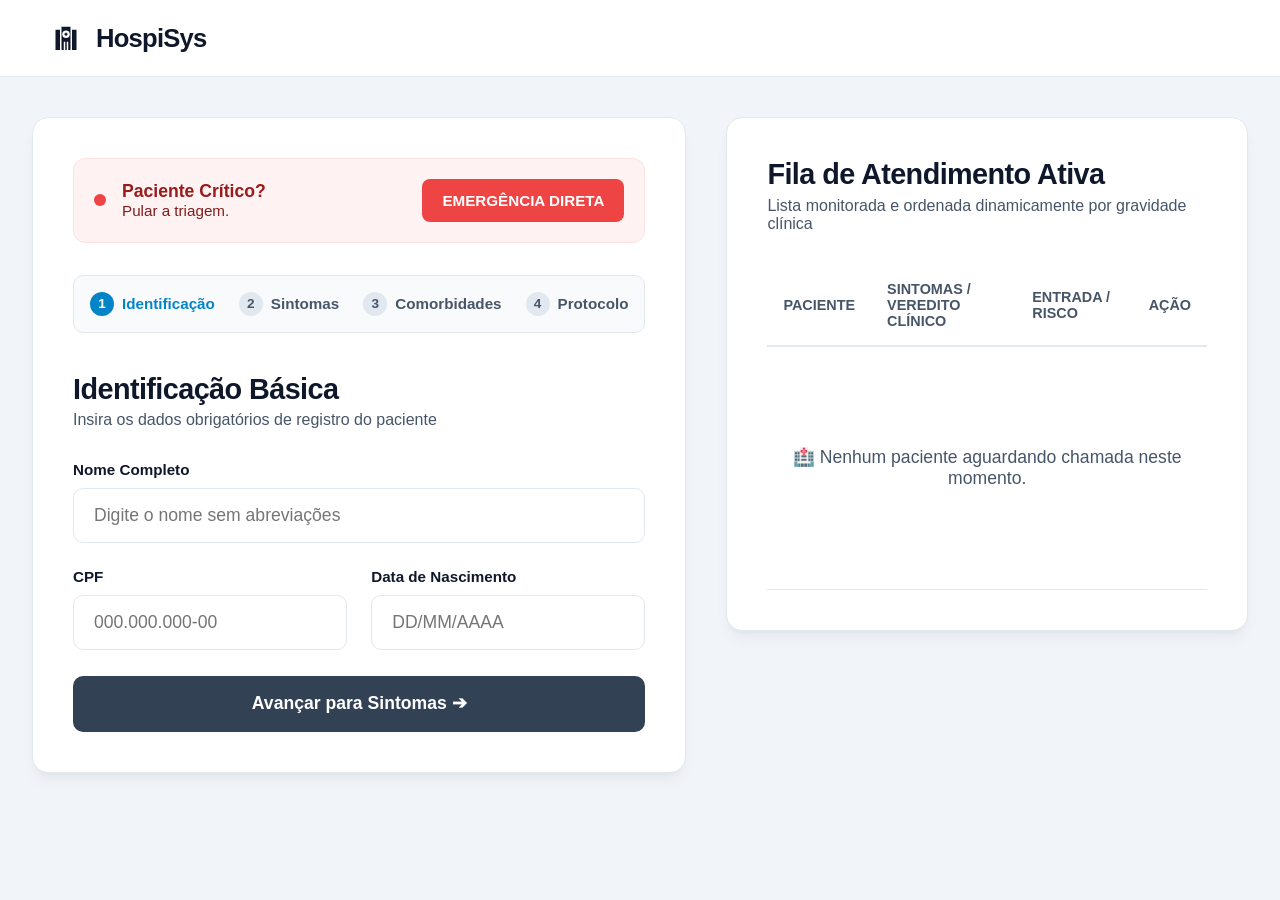
<file: index.html>
<!DOCTYPE html>
<html lang="pt-BR">
<head>
    <meta charset="UTF-8">
    <meta name="viewport" content="width=device-width, initial-scale=1.0">
    <title>HospiSys | Triagem Avançada</title>
    <link rel="stylesheet" href="style.css">
</head>
<body>

    <nav class="navbar">
        <div class="nav-container">
            <div class="logo-container">
                <svg class="logo-icon" viewBox="0 0 24 24" fill="none" xmlns="http://www.w3.org/2000/svg">
                    <path d="M5 6.5H8V20H5V6.5Z" fill="currentColor"/>
                    <path d="M9 4.5H15V20H9V4.5Z" fill="currentColor"/>
                    <path d="M16 6.5H19V20H16V6.5Z" fill="currentColor"/>
                    <path d="M10.5 20V14.5H11.5V20H10.5Z" fill="#fff"/>
                    <path d="M12.5 20V14.5H13.5V20H12.5Z" fill="#fff"/>
                    <circle cx="12" cy="9.5" r="2.5" fill="#fff"/>
                    <path d="M11.5 8.5H12.5V10.5H11.5V8.5Z" fill="currentColor"/>
                    <path d="M11 9H13V10H11V9Z" fill="currentColor"/>
                </svg>
                <span class="logo-texto">HospiSys</span>
            </div>

    </nav>

    <main class="app-layout">

        <section class="card">
            <div class="alerta-urgencia">
                <div class="urgencia-info">
                    <span class="piscando-vermelho"></span>
                    <div>
                        <strong>Paciente Crítico?</strong>
                        <p>Pular a triagem.</p>
                    </div>
                </div>
                <button type="button" class="btn-emergencia" onclick="acionarEmergenciaImediata()">EMERGÊNCIA DIRETA</button>
            </div>

            <div class="passos-indicador">
                <div class="passo ativo" id="ind-passo1"><span>1</span> Identificação</div>
                <div class="linha-passo"></div>
                <div class="passo" id="ind-passo2"><span>2</span> Sintomas</div>
                <div class="linha-passo"></div>
                <div class="passo" id="ind-passo3"><span>3</span> Comorbidades</div>
                <div class="linha-passo"></div>
                <div class="passo" id="ind-passo4"><span>4</span> Protocolo</div>
            </div>

            <form id="form-triagem">

                <div id="passo-1" class="conteudo-passo ativo">
                    <div class="card-header">
                        <h2>Identificação Básica</h2>
                        <p>Insira os dados obrigatórios de registro do paciente</p>
                    </div>

                    <div class="input-grupo">
                        <label for="nome">Nome Completo</label>
                        <input type="text" id="nome" placeholder="Digite o nome sem abreviações">
                    </div>

                    <div class="grid-duplo">
                        <div class="input-grupo">
                            <label for="cpf">CPF</label>
                            <input type="text" id="cpf" placeholder="000.000.000-00">
                        </div>
                        <div class="input-grupo">
                            <label for="data_nascimento_display">Data de Nascimento</label>
                            <input type="text" id="data_nascimento_display" placeholder="DD/MM/AAAA" maxlength="10" autocomplete="off">
                            <input type="hidden" id="data_nascimento">
                        </div>
                    </div>

                    <button type="button" class="btn-proximo" onclick="irParaPasso(2)">Avançar para Sintomas ➔</button>
                </div>

                <div id="passo-2" class="conteudo-passo">
                    <div class="card-header">
                        <h2>Mapeamento de Sintomas</h2>
                        <p>Selecione todos os sinais clínicos aparentes ou relatados</p>
                    </div>

                    <div class="input-grupo">
                        <div class="sintomas-grid">
                            <label class="chip-sintoma"><input type="checkbox" name="sintomas" value="Febre"><span>🌡️ Febre</span></label>
                            <label class="chip-sintoma"><input type="checkbox" name="sintomas" value="Calafrios"><span>🥶 Calafrios</span></label>
                            <label class="chip-sintoma"><input type="checkbox" name="sintomas" value="Fadiga Extrema"><span>🥱 Fadiga Extrema</span></label>
                            <label class="chip-sintoma"><input type="checkbox" name="sintomas" value="Dor de Cabeça"><span>🤯 Dor de Cabeça</span></label>
                            <label class="chip-sintoma"><input type="checkbox" name="sintomas" value="Tontura"><span>🌀 Tontura</span></label>
                            <label class="chip-sintoma"><input type="checkbox" name="sintomas" value="Desmaio"><span>😵 Desmaio</span></label>
                            <label class="chip-sintoma"><input type="checkbox" name="sintomas" value="Confusão Mental"><span>🧠 Confusão Mental</span></label>
                            <label class="chip-sintoma"><input type="checkbox" name="sintomas" value="Dor no Peito"><span>🫀 Dor no Peito</span></label>
                            <label class="chip-sintoma"><input type="checkbox" name="sintomas" value="Falta de Ar"><span>🫁 Falta de Ar</span></label>
                            <label class="chip-sintoma"><input type="checkbox" name="sintomas" value="Tosse Seca"><span>😮‍💨 Tosse Seca</span></label>
                            <label class="chip-sintoma"><input type="checkbox" name="sintomas" value="Tosse com Catarro"><span>🤧 Tosse com Catarro</span></label>
                            <label class="chip-sintoma"><input type="checkbox" name="sintomas" value="Náusea / Vômito"><span>🤢 Náusea / Vômito</span></label>
                            <label class="chip-sintoma"><input type="checkbox" name="sintomas" value="Dor Abdominal"><span>🫃 Dor Abdominal</span></label>
                            <label class="chip-sintoma"><input type="checkbox" name="sintomas" value="Diarreia"><span>🚽 Diarreia</span></label>
                            <label class="chip-sintoma"><input type="checkbox" name="sintomas" value="Coriza"><span>💧 Coriza</span></label>
                            <label class="chip-sintoma"><input type="checkbox" name="sintomas" value="Dor de Garganta"><span>🗣️ Dor de Garganta</span></label>
                            <label class="chip-sintoma"><input type="checkbox" name="sintomas" value="Perda de Olfato/Paladar"><span>👃 Perda de Olfato/Paladar</span></label>
                            <label class="chip-sintoma"><input type="checkbox" name="sintomas" value="Dor nas Articulações"><span>🦴 Dor nas Articulações</span></label>
                            <label class="chip-sintoma"><input type="checkbox" name="sintomas" value="Dor Muscular"><span>💪 Dor Muscular</span></label>
                            <label class="chip-sintoma"><input type="checkbox" name="sintomas" value="Inchaço / Edema"><span>🦶 Inchaço / Edema</span></label>
                            <label class="chip-sintoma"><input type="checkbox" name="sintomas" value="Palpitações"><span>💓 Palpitações</span></label>
                            <label class="chip-sintoma"><input type="checkbox" name="sintomas" value="Pressão Alta"><span>📈 Pressão Alta</span></label>
                            <label class="chip-sintoma"><input type="checkbox" name="sintomas" value="Pressão Baixa"><span>📉 Pressão Baixa</span></label>
                            <label class="chip-sintoma"><input type="checkbox" name="sintomas" value="Sangramento"><span>🩸 Sangramento</span></label>
                            <label class="chip-sintoma"><input type="checkbox" name="sintomas" value="Manchas na Pele"><span>🔴 Manchas na Pele</span></label>
                            <label class="chip-sintoma"><input type="checkbox" name="sintomas" value="Coceira / Prurido"><span>🤲 Coceira / Prurido</span></label>
                            <label class="chip-sintoma"><input type="checkbox" name="sintomas" value="Incontinência Urinária"><span>🚾 Incontinência Urinária</span></label>
                            <label class="chip-sintoma"><input type="checkbox" name="sintomas" value="Dificuldade para Urinar"><span>🔒 Dificuldade para Urinar</span></label>
                            <label class="chip-sintoma"><input type="checkbox" name="sintomas" value="Convulsão"><span>⚡ Convulsão</span></label>
                            <label class="chip-sintoma"><input type="checkbox" name="sintomas" value="Paralisia / Fraqueza"><span>🙆 Paralisia / Fraqueza</span></label>
                            <label class="chip-sintoma"><input type="checkbox" name="sintomas" value="Visão Turva"><span>👁️ Visão Turva</span></label>
                            <label class="chip-sintoma"><input type="checkbox" name="sintomas" value="Dor nos Olhos"><span>😣 Dor nos Olhos</span></label>
                            <label class="chip-sintoma"><input type="checkbox" name="sintomas" value="Dor de Ouvido"><span>👂 Dor de Ouvido</span></label>
                            <label class="chip-sintoma"><input type="checkbox" name="sintomas" value="Zumbido no Ouvido"><span>🔔 Zumbido no Ouvido</span></label>
                            <label class="chip-sintoma"><input type="checkbox" name="sintomas" value="Ansiedade / Agitação"><span>😰 Ansiedade / Agitação</span></label>
                            <label class="chip-sintoma"><input type="checkbox" name="sintomas" value="Trauma / Queda"><span>🤕 Trauma / Queda</span></label>
                            <label class="chip-sintoma"><input type="checkbox" name="sintomas" value="Queimadura"><span>🔥 Queimadura</span></label>
                            <label class="chip-sintoma"><input type="checkbox" name="sintomas" value="Intoxicação / Ingestão"><span>☠️ Intoxicação / Ingestão</span></label>

                            <label class="chip-sintoma o-outros">
                                <input type="checkbox" id="chk-outro-sintoma" onchange="toggleCampoOutro()">
                                <span>➕ Outro...</span>
                            </label>
                        </div>
                    </div>

                    <div class="input-grupo" id="grupo-outro-sintoma" style="display: none; margin-top: 1rem;">
                        <label for="outro_sintoma_texto">Especifique o outro sintoma:</label>
                        <input type="text" id="outro_sintoma_texto" placeholder="Ex: Manchas na pele, sangramento...">
                    </div>

                    <div class="input-grupo" style="margin-top: 1.5rem;">
                        <label for="observacoes">Observações Adicionais (Opcional)</label>
                        <input type="text" id="observacoes" placeholder="Ex: Detalhes sobre o tempo dos sintomas...">
                    </div>

                    <div class="botoes-alinhamento">
                        <button type="button" class="btn-voltar" onclick="irParaPasso(1)">⬅ Voltar</button>
                        <button type="button" class="btn-proximo" onclick="irParaPasso(3)">Avançar para Comorbidades ➔</button>
                    </div>
                </div>

                <div id="passo-3" class="conteudo-passo">
                    <div class="card-header">
                        <h2>Comorbidades Preexistentes</h2>
                        <p>Marque os fatores crônicos de risco do histórico do paciente</p>
                    </div>

                    <div class="input-grupo">
                        <div class="comorbidades-grid">
                            <label class="chip-checkbox"><input type="checkbox" name="comorbidades" value="Diabetes Mellitus"><span>Diabetes Mellitus</span></label>
                            <label class="chip-checkbox"><input type="checkbox" name="comorbidades" value="Hipertensão Arterial (HAS)"><span>Hipertensão Arterial (HAS)</span></label>
                            <label class="chip-checkbox"><input type="checkbox" name="comorbidades" value="Asma / DPOC Crônica"><span>Asma / DPOC Crônica</span></label>
                            <label class="chip-checkbox"><input type="checkbox" name="comorbidades" value="Insuficiência Renal Crônica"><span>Insuficiência Renal Crônica</span></label>
                            <label class="chip-checkbox"><input type="checkbox" name="comorbidades" value="Cardiopatia"><span>Cardiopatia</span></label>
                            <label class="chip-checkbox"><input type="checkbox" name="comorbidades" value="Imunossupressão"><span>Imunossupressão</span></label>
                            <label class="chip-checkbox"><input type="checkbox" name="comorbidades" value="Obesidade Mórbida"><span>Obesidade Mórbida</span></label>
                            <label class="chip-checkbox"><input type="checkbox" name="comorbidades" value="Câncer / Neoplasia"><span>Câncer / Neoplasia</span></label>
                            <label class="chip-checkbox"><input type="checkbox" name="comorbidades" value="AVC / Sequela Neurológica"><span>AVC / Sequela Neurológica</span></label>
                            <label class="chip-checkbox"><input type="checkbox" name="comorbidades" value="Doença de Parkinson"><span>Doença de Parkinson</span></label>
                            <label class="chip-checkbox"><input type="checkbox" name="comorbidades" value="Alzheimer / Demência"><span>Alzheimer / Demência</span></label>
                            <label class="chip-checkbox"><input type="checkbox" name="comorbidades" value="Epilepsia"><span>Epilepsia</span></label>
                            <label class="chip-checkbox"><input type="checkbox" name="comorbidades" value="Hipotireoidismo"><span>Hipotireoidismo</span></label>
                            <label class="chip-checkbox"><input type="checkbox" name="comorbidades" value="Hipertireoidismo"><span>Hipertireoidismo</span></label>
                            <label class="chip-checkbox"><input type="checkbox" name="comorbidades" value="Insuficiência Hepática"><span>Insuficiência Hepática</span></label>
                            <label class="chip-checkbox"><input type="checkbox" name="comorbidades" value="Doença Inflamatória Intestinal"><span>Doença Inflamatória Intestinal</span></label>
                            <label class="chip-checkbox"><input type="checkbox" name="comorbidades" value="Artrite / Artrose"><span>Artrite / Artrose</span></label>
                            <label class="chip-checkbox"><input type="checkbox" name="comorbidades" value="Lúpus Eritematoso"><span>Lúpus Eritematoso</span></label>
                            <label class="chip-checkbox"><input type="checkbox" name="comorbidades" value="HIV / AIDS"><span>HIV / AIDS</span></label>
                            <label class="chip-checkbox"><input type="checkbox" name="comorbidades" value="Transtorno Psiquiátrico"><span>Transtorno Psiquiátrico</span></label>
                            <label class="chip-checkbox"><input type="checkbox" name="comorbidades" value="Dependência Química / Álcool"><span>Dependência Química / Álcool</span></label>
                            <label class="chip-checkbox"><input type="checkbox" name="comorbidades" value="Gestante"><span>Gestante</span></label>
                            <label class="chip-checkbox"><input type="checkbox" name="comorbidades" value="Coagulopatia"><span>Coagulopatia</span></label>
                            <label class="chip-checkbox"><input type="checkbox" name="comorbidades" value="Anemia Crônica"><span>Anemia Crônica</span></label>

                            <label class="chip-checkbox o-outros">
                                <input type="checkbox" id="chk-outra-comorbidade" onchange="toggleCampoOutraComorbidade()">
                                <span>➕ Outra...</span>
                            </label>
                        </div>
                    </div>

                    <div class="input-grupo" id="grupo-outra-comorbidade" style="display: none; margin-top: 1rem;">
                        <label for="outra_comorbidade_texto">Especifique a outra comorbidade:</label>
                        <input type="text" id="outra_comorbidade_texto" placeholder="Ex: Alzheimer, Hipotireoidismo...">
                    </div>

                    <div class="botoes-alinhamento">
                        <button type="button" class="btn-voltar" onclick="irParaPasso(2)">⬅ Voltar</button>
                        <button type="button" class="btn-proximo" onclick="irParaPasso(4)">Avançar para Protocolo ➔</button>
                    </div>
                </div>

                <div id="passo-4" class="conteudo-passo">
                    <div class="card-header">
                        <h2>Protocolo de Classificação</h2>
                        <p>Selecione a queixa principal para iniciar as perguntas em cascata</p>
                    </div>

                    <div class="input-grupo">
                        <label for="grande-filtro">Qual o discriminador/fluxo principal para este atendimento?</label>
                        <select id="grande-filtro" onchange="carregarPerguntasDoFiltro()">
                        <option value="">-- Selecione um Protocolo --</option>
                        </select>
                    </div>

                    <div id="container-perguntas-protocolo"></div>

                        <div class="botoes-alinhamento" style="margin-top: 2rem;">
                        <button type="button" class="btn-voltar" onclick="irParaPasso(3)">⬅ Voltar</button>
                        <button type="button" class="btn-principal" id="btn-avancar-bloco" onclick="processarBlocoAtual()" style="display: none;">Avaliar Bloco ➔</button>
                    </div>
                </div>

            </form>
        </section>

        <section class="card">
            <div class="card-header">
                <h2>Fila de Atendimento Ativa</h2>
                <p>Lista monitorada e ordenada dinamicamente por gravidade clínica</p>
            </div>

            <div class="tabela-container">
                <table class="tabela-moderna">
                    <thead>
                        <tr>
                            <th>Paciente</th>
                            <th>Sintomas / Veredito Clínico</th>
                            <th>Entrada / Risco</th>
                            <th class="texto-direita">Ação</th>
                        </tr>
                    </thead>
                    <tbody id="tabela-pacientes">
                        <tr class="linha-vazia">
                            <td colspan="4">
                                <div class="feedback-vazio">
                                    🏥 Nenhum paciente aguardando chamada neste momento.
                                </div>
                            </td>
                        </tr>
                    </tbody>
                </table>
            </div>
        </section>
    </main>



    <!-- Modal Emergência Direta -->
    <div id="modal-emergencia" class="modal-overlay" style="display:none;" onclick="fecharModalEmergencia(event)">
        <div class="modal-box">
            <div class="modal-header">
                <span class="piscando-vermelho"></span>
                <h3>Emergência Direta</h3>
            </div>
            <p class="modal-desc">Paciente será inserido imediatamente no topo da fila como <strong>EMERGÊNCIA</strong>, sem triagem.</p>

            <div class="input-grupo" style="margin-bottom:1rem;">
                <label for="emerg-nome">Nome do Paciente</label>
                <input type="text" id="emerg-nome" placeholder="Digite o nome (ou deixe em branco)">
            </div>

            <div class="input-grupo" style="margin-bottom:0;">
                <label for="emerg-obs">Motivo / Observação</label>
                <input type="text" id="emerg-obs" placeholder="Ex: TCE grave, parada respiratória...">
            </div>

            <div class="modal-botoes">
                <button class="btn-voltar" onclick="fecharModalEmergencia()">Cancelar</button>
                <button class="btn-emergencia" onclick="confirmarEmergenciaDireta()">🚨 Confirmar Emergência</button>
            </div>
        </div>
    </div>

    <script src="protocolos.js" defer></script>
    <script src="api.js" defer></script>
    <script src="app.js?v=2" defer></script>
</body>
</html>
</file>
<file: style.css>
:root {
    --bg-principal: #f1f5f9;
    --card-bg: #ffffff;
    --texto-escuro: #0f172a;
    --texto-mutado: #475569;
    --primaria: #0284c7;
    --primaria-hover: #0369a1;
    --sucesso: #10b981;
    --erro: #ef4444;
    --erro-hover: #dc2626;
    --borda: #e2e8f0;
    --raio: 16px;
    --sombra: 0 10px 15px -3px rgb(0 0 0 / 0.05), 0 4px 6px -4px rgb(0 0 0 / 0.05);
}

* { margin: 0; padding: 0; box-sizing: border-box; font-family: -apple-system, BlinkMacSystemFont, "Segoe UI", Roboto, sans-serif; }
body { background-color: var(--bg-principal); color: var(--texto-escuro); -webkit-font-smoothing: antialiased; }

/* Navbar */
.navbar { background-color: var(--card-bg); border-bottom: 1px solid var(--borda); padding: 1.25rem 3rem; }
.nav-container { max-width: 1650px; margin: 0 auto; display: flex; justify-content: space-between; align-items: center; }
.logo-container { display: flex; align-items: center; gap: 0.75rem; }
.logo-icon { width: 36px; height: 36px; color: var(--texto-escuro); }
.logo-texto { font-size: 1.6rem; font-weight: 800; letter-spacing: -0.03em; }
.status-banco { display: flex; align-items: center; gap: 0.6rem; font-size: 0.95rem; font-weight: 500; color: var(--texto-mutado); }
.ponto-status { width: 10px; height: 10px; border-radius: 50%; }
.ponto-status.verde { background-color: var(--sucesso); }

/* Layout Geral */
.app-layout { max-width: 1650px; margin: 2.5rem auto; padding: 0 2rem; display: grid; grid-template-columns: 1.2fr 1.2fr; gap: 2.5rem; }
.card { background-color: var(--card-bg); border-radius: var(--raio); border: 1px solid var(--borda); box-shadow: var(--sombra); padding: 2.5rem; height: fit-content; }
.card-header { margin-bottom: 2rem; }
.card-header h2 { font-size: 1.8rem; font-weight: 700; letter-spacing: -0.02em; }
.card-header p { font-size: 1rem; color: var(--texto-mutado); margin-top: 0.35rem; }

/* Barra de Alerta de Urgência Imediata */
.alerta-urgencia {
    background-color: #fef2f2;
    border: 1px solid #fee2e2;
    border-radius: 12px;
    padding: 1.25rem;
    display: flex;
    justify-content: space-between;
    align-items: center;
    margin-bottom: 2rem;
    gap: 1rem;
}
.urgencia-info { display: flex; align-items: center; gap: 1rem; }
.urgencia-info strong { color: #991b1b; font-size: 1.1rem; }
.urgencia-info p { color: #7f1d1d; font-size: 0.95rem; }

.piscando-vermelho {
    width: 12px;
    height: 12px;
    background-color: var(--erro);
    border-radius: 50%;
    animation: pulsar 1.2s infinite;
}
@keyframes pulsar {
    0% { transform: scale(0.9); opacity: 1; }
    50% { transform: scale(1.2); opacity: 0.4; }
    100% { transform: scale(0.9); opacity: 1; }
}

.btn-emergencia {
    background-color: var(--erro);
    color: white;
    border: none;
    padding: 0.8rem 1.25rem;
    font-weight: 700;
    border-radius: 8px;
    cursor: pointer;
    font-size: 0.95rem;
    transition: background 0.2s;
    white-space: nowrap;
}
.btn-emergencia:hover { background-color: var(--erro-hover); }

/* Indicador de Passos */
.passos-indicador { display: flex; align-items: center; justify-content: space-between; margin-bottom: 2.5rem; background: #f8fafc; padding: 1rem; border-radius: 10px; border: 1px solid var(--borda); }
.passo { display: flex; align-items: center; gap: 0.5rem; font-size: 0.95rem; font-weight: 600; color: var(--texto-mutado); }
.passo span { width: 24px; height: 24px; background-color: var(--borda); color: var(--texto-mutado); display: flex; align-items: center; justify-content: center; border-radius: 50%; font-size: 0.85rem; }
.passo.ativo { color: var(--primaria); }
.passo.ativo span { background-color: var(--primaria); color: white; }
.linha-passo { flex: 1; height: 2px; background-color: var(--borda); margin: 0 0.75rem; }

/* Controle de Fluxo */
.conteudo-passo { display: none; }
.conteudo-passo.ativo { display: block; }

/* Form Configs */
.input-grupo { margin-bottom: 1.6rem; }
.grid-duplo { display: grid; grid-template-columns: 1fr 1fr; gap: 1.5rem; }
label { display: block; font-size: 0.95rem; font-weight: 600; margin-bottom: 0.6rem; }
input[type="text"], input[type="date"] { width: 100%; padding: 1rem 1.25rem; border: 1px solid var(--borda); border-radius: 10px; font-size: 1.1rem; color: var(--texto-escuro); }
input:focus { outline: none; border-color: var(--primaria); box-shadow: 0 0 0 4px rgba(2, 132, 199, 0.12); }

/* Grids de Elementos Clicáveis */
.sintomas-grid, .comorbidades-grid { display: grid; grid-template-columns: repeat(auto-fill, minmax(200px, 1fr)); gap: 0.75rem; background: #f8fafc; padding: 1.25rem; border-radius: 10px; border: 1px solid var(--borda); }
.chip-checkbox input, .chip-sintoma input { position: absolute; opacity: 0; }
.chip-checkbox span, .chip-sintoma span { display: block; padding: 0.75rem 1rem; background-color: #fff; border: 1px solid var(--borda); border-radius: 10px; font-size: 1rem; font-weight: 500; color: var(--texto-mutado); transition: all 0.15s; user-select: none; text-align: center; cursor: pointer; }

.chip-checkbox input:checked + span { background-color: #e0f2fe; border-color: var(--primaria); color: var(--primaria); font-weight: 600; }
.chip-sintoma input:checked + span { background-color: #1e293b; border-color: #1e293b; color: #fff; font-weight: 600; }
.chip-sintoma.o-outros span { border-style: dashed; border-color: var(--primaria); color: var(--primaria); }

/* Botões */
.btn-principal, .btn-proximo { width: 100%; background-color: var(--primaria); color: white; border: none; padding: 1.1rem; font-size: 1.1rem; font-weight: 600; border-radius: 10px; cursor: pointer; transition: background 0.2s; }
.btn-proximo { background-color: #334155; }
.btn-proximo:hover { background-color: #1e293b; }
.btn-principal:hover { background-color: var(--primaria-hover); }

.botoes-alinhamento { display: flex; gap: 1rem; margin-top: 1.5rem; }
.btn-voltar { padding: 1.1rem 1.5rem; background-color: #fff; border: 1px solid var(--borda); border-radius: 10px; font-size: 1.1rem; font-weight: 600; cursor: pointer; color: var(--texto-mutado); transition: background 0.2s; }
.btn-voltar:hover { background-color: #f8fafc; }

/* Elementos do Passo 4 */
.select-moderno { width: 100%; padding: 1rem; border: 1px solid var(--borda); border-radius: 10px; font-size: 1.1rem; background-color: #fff; color: var(--texto-escuro); cursor: pointer; }
.select-moderno:focus { outline: none; border-color: var(--primaria); box-shadow: 0 0 0 4px rgba(2, 132, 199, 0.12); }

.bloco-risco-container { background: #f8fafc; border: 2px solid var(--borda); border-radius: 12px; padding: 1.5rem; margin-bottom: 1.5rem; }
.bloco-titulo { font-size: 1.2rem; font-weight: 700; margin-bottom: 1rem; padding-bottom: 0.5rem; border-bottom: 2px solid var(--borda); text-transform: uppercase; }
.linha-pergunta { display: flex; justify-content: space-between; align-items: center; padding: 1rem 0; border-bottom: 1px dashed var(--borda); }
.linha-pergunta:last-child { border-bottom: none; }
.texto-pergunta { font-size: 1.05rem; font-weight: 500; max-width: 70%; color: var(--texto-escuro); }
.opcoes-sim-nao { display: flex; gap: 0.5rem; }

.btn-radio { appearance: none; padding: 0.5rem 1.25rem; border: 1px solid var(--borda); background: white; border-radius: 6px; cursor: pointer; font-weight: 600; font-size: 0.95rem; transition: all 0.2s; }
.btn-radio-sim::before { content: "SIM"; color: var(--texto-mutado); }
.btn-radio-nao::before { content: "NÃO"; color: var(--texto-mutado); }
.btn-radio-sim:checked { background: #fef2f2; border-color: var(--erro); }
.btn-radio-sim:checked::before { color: var(--erro); }
.btn-radio-nao:checked { background: #f0fdf4; border-color: var(--sucesso); }
.btn-radio-nao:checked::before { color: var(--sucesso); }

/* Tabela */
.tabela-moderna { width: 100%; border-collapse: collapse; }
.tabela-moderna th { padding: 1rem; font-size: 0.9rem; text-transform: uppercase; color: var(--texto-mutado); border-bottom: 2px solid var(--borda); font-weight: 700; text-align: left; }
.tabela-moderna td { padding: 1.25rem 1rem; font-size: 1.05rem; border-bottom: 1px solid var(--borda); vertical-align: middle; }
.tabela-moderna tr:hover td { background-color: #f8fafc; }
.texto-direita { text-align: right !important; }
.feedback-vazio { padding: 5rem 0; text-align: center; color: var(--texto-mutado); font-size: 1.1rem; }
/* Tags de sintomas e comorbidades na fila */
.tags-container { display: flex; flex-wrap: wrap; gap: 0.3rem; margin-top: 0.3rem; }
.tag-sintoma {
    display: inline-block;
    background: #f0f9ff;
    border: 1px solid #bae6fd;
    color: #0369a1;
    border-radius: 20px;
    padding: 0.15rem 0.55rem;
    font-size: 0.75rem;
    font-weight: 500;
}
.tag-comorbidade {
    display: inline-block;
    background: #fdf4ff;
    border: 1px solid #e9d5ff;
    color: #7e22ce;
    border-radius: 20px;
    padding: 0.15rem 0.55rem;
    font-size: 0.75rem;
    font-weight: 500;
}

/* Botão e bloco de explicação clínica */
.btn-explicacao {
    display: inline-flex;
    align-items: center;
    gap: 0.3rem;
    margin-top: 0.6rem;
    padding: 0.3rem 0.75rem;
    background: #f8fafc;
    border: 1px solid var(--borda);
    border-radius: 6px;
    font-size: 0.78rem;
    font-weight: 600;
    color: var(--texto-mutado);
    cursor: pointer;
    transition: all 0.15s;
}
.btn-explicacao:hover { background: #e0f2fe; border-color: var(--primaria); color: var(--primaria); }
.btn-explicacao.ativo { background: #e0f2fe; border-color: var(--primaria); color: var(--primaria); }

.bloco-explicacao {
    margin-top: 0.5rem;
    background: #f0f9ff;
    border-left: 3px solid var(--primaria);
    border-radius: 0 8px 8px 0;
    padding: 0.75rem 1rem;
}
.explicacao-texto {
    font-size: 0.82rem;
    color: var(--texto-escuro);
    line-height: 1.6;
}

/* Modal Emergência Direta */
.modal-overlay {
    position: fixed;
    inset: 0;
    background: rgba(15, 23, 42, 0.55);
    backdrop-filter: blur(3px);
    z-index: 1000;
    display: flex;
    align-items: center;
    justify-content: center;
    padding: 1rem;
}
.modal-box {
    background: var(--card-bg);
    border-radius: var(--raio);
    border: 1px solid var(--borda);
    box-shadow: 0 25px 50px -12px rgb(0 0 0 / 0.25);
    padding: 2rem;
    width: 100%;
    max-width: 460px;
    animation: modal-entrar 0.2s ease;
}
@keyframes modal-entrar {
    from { opacity: 0; transform: scale(0.95) translateY(-10px); }
    to   { opacity: 1; transform: scale(1) translateY(0); }
}
.modal-header {
    display: flex;
    align-items: center;
    gap: 0.75rem;
    margin-bottom: 0.75rem;
}
.modal-header h3 {
    font-size: 1.4rem;
    font-weight: 700;
    color: var(--erro);
}
.modal-desc {
    font-size: 0.95rem;
    color: var(--texto-mutado);
    margin-bottom: 1.5rem;
    line-height: 1.5;
}
.modal-botoes {
    display: flex;
    gap: 0.75rem;
    margin-top: 1.5rem;
    justify-content: flex-end;
}
</file>
